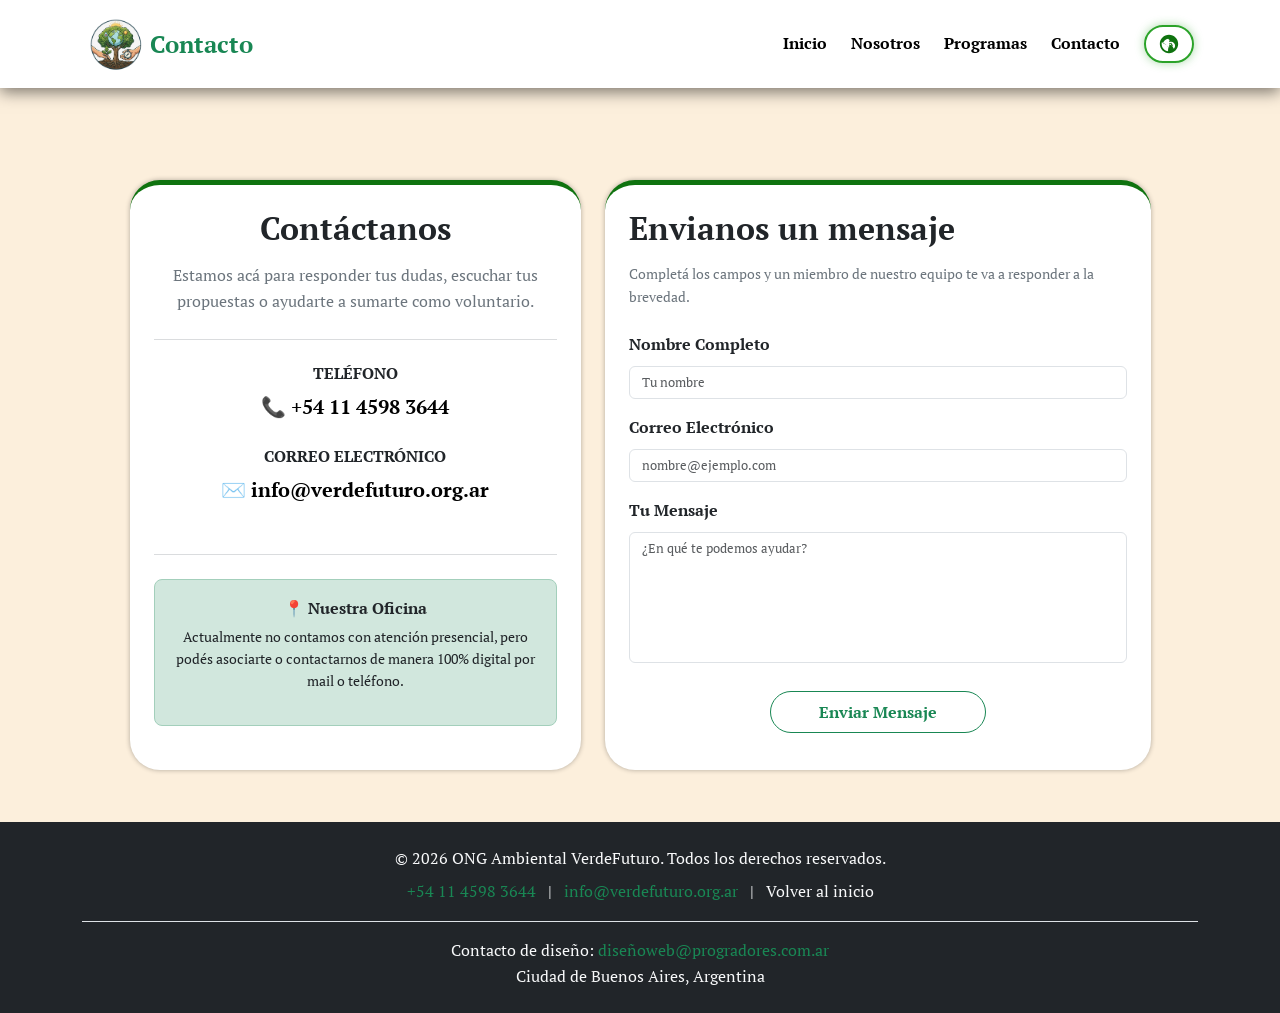
<file: contacto.html>
<!DOCTYPE html>
<html lang="es" data-bs-theme="light">
<head>
    <meta charset="UTF-8">
    <meta name="viewport" content="width=device-width, initial-scale=1.0">
    <title>Contacto | VerdeFuturo</title>
    <link rel="preconnect" href="https://fonts.googleapis.com">
    <link rel="preconnect" href="https://fonts.gstatic.com" crossorigin>
    <link href="https://fonts.googleapis.com/css2?family=Arsenal:ital,wght@0,400;0,700;1,400;1,700&family=Istok+Web:ital,wght@0,400;0,700;1,400;1,700&family=Open+Sans:ital,wght@0,300..800;1,300..800&family=PT+Serif:ital,wght@0,400;0,700;1,400;1,700&display=swap" rel="stylesheet">
    <link href="https://cdn.jsdelivr.net/npm/bootstrap@5.3.3/dist/css/bootstrap.min.css" rel="stylesheet">
    <link rel="stylesheet" href="css/estilos.css">
</head>
<body id="subir-al-inicio">
    <header> 
        <nav class="navbar navbar-expand-lg px-3 container">
            <div class="navbar-brand logo d-flex align-items-center gap-1">
                <a href="index.html"><img src="imagenes/verdefuturo.png" alt="Logotipo de la ONG" class="d-inline-block align-text-top" loading="lazy"></a>
                <h1 id="titulo" class="fs-4 m-0 fw-bold text-success">Contacto</h1>
            </div>
            <button class="navbar-toggler" type="button" data-bs-toggle="collapse" data-bs-target="#menuCelular">
                <span class="navbar-toggler-icon"></span>
            </button>
            <div class="collapse navbar-collapse" id="menuCelular">
                <ul class="navbar-nav ms-auto text-center align-items-center gap-2 fw-semibold">
                    <li class="nav-item"><a class="nav-link" href="index.html">Inicio</a></li>
                    <li class="nav-item"><a class="nav-link" href="nosotros.html">Nosotros</a></li>
                    <li class="nav-item"><a class="nav-link" href="programas.html">Programas</a></li>
                    <li class="nav-item"><a class="nav-link" href="contacto.html">Contacto</a></li>
                    
                    <li class="nav-item ms-2 d-flex align-items-center">
                        <button class="btn rounded-pill d-flex align-items-center justify-content-center btn-modo-ambiental" id="btn-modo-oscuro" type="button" aria-label="Cambiar modo de color">
                            <svg xmlns="http://www.w3.org/2000/svg" width="22" height="22" viewBox="0 0 24 24">
                                <path d="M12 2C6.48 2 2 6.48 2 12s4.48 10 10 10 10-4.48 10-10S17.52 2 12 2zm-1 17.93c-3.95-.49-7-3.85-7-7.93 0-.62.08-1.21.21-1.79 2.89 1.18 5.43 3.09 7.33 5.55-.33.77-.54 1.62-.54 2.17zm1.18-4.11c-1.87-2.11-4.22-3.72-6.88-4.66.86-2.5 3.1-4.33 5.8-4.94.33.64.9 1.17 1.6 1.48-.33.72-.5 1.5-.47 2.29.61-.31 1.29-.49 2.02-.49 2.43 0 4.4 1.97 4.4 4.4 0 1.25-.52 2.38-1.36 3.19-1.46-2.73-3.23-5.06-5.11-6.27zm3.12 1.34c.43-.4.7-1 .7-1.66 0-1.32-1.08-2.4-2.4-2.4-.41 0-.79.11-1.12.29-.02-.46.08-.94.3-1.38.38-.79 1.12-1.33 2.01-1.44-.07.45.02.91.25 1.32.33.61.9 1.05 1.57 1.22-1.31.42-1.31 4.05-1.31 4.05z"/>
                            </svg>
                        </button>
                    </li>
                </ul>
            </div>
        </nav>
    </header>
    <main class="container my-5">
        <div class="row g-4 justify-content-center">
            <section class="col-12 col-md-5 d-flex">
                <div class="estilo-container borde-sup-verde h-100 contenedor-texto justify-content-start">
                    <h2 class="mb-3 titulos">Contáctanos</h2>
                    <p class="text-secondary mb-0">Estamos acá para responder tus dudas, escuchar tus propuestas o ayudarte a sumarte como voluntario.</p>
                    
                    <hr class="text-secondary my-4 w-100">

                    <div class="mb-4">
                        <h3 class="fs-6 sub-contacto mb-2">Teléfono</h3>
                        <a href="tel:+541145983644" class="link-contacto">📞 +54 11 4598 3644</a>
                    </div>

                    <div class="mb-4">
                        <h3 class="fs-6 sub-contacto mb-2">Correo Electrónico</h3>
                        <a href="mailto:info@verdefuturo.org.ar" class="link-contacto">✉️ info@verdefuturo.org.ar</a>
                    </div>

                    <hr class="text-secondary my-4 w-100">

                    <div class="tarjeta-oficina"> 
                        <strong class="d-block mb-1">📍 Nuestra Oficina</strong>
                        <p class="small">Actualmente no contamos con atención presencial, pero podés asociarte o contactarnos de manera 100% digital por mail o teléfono.</p>
                    </div>
                </div>
            </section>
            <div class="col-12 col-md-6">
                <form class="estilo-container borde-sup-verde h-100 d-flex flex-column w-100 p-4">
                    <h2 class="mb-3 titulos">Envianos un mensaje</h2>
                    <p class="text-secondary small mb-4">Completá los campos y un miembro de nuestro equipo te va a responder a la brevedad.</p>

                    <div class="mb-3">
                        <label for="nombreContacto" class="form-label">Nombre Completo</label>
                        <input type="text" class="form-control" id="nombreContacto" placeholder="Tu nombre" required>
                    </div>
                    <div class="mb-3">
                        <label for="emailContacto" class="form-label">Correo Electrónico</label>
                        <input type="email" class="form-control" id="emailContacto" placeholder="nombre@ejemplo.com" required>
                    </div>

                    <div class="mb-3">
                        <label for="mensajeContacto" class="form-label">Tu Mensaje</label>
                        <textarea class="form-control textarea-fijo" id="mensajeContacto" rows="6" placeholder="¿En qué te podemos ayudar?" required></textarea>
                    </div>

                    <div class="flex-grow-1 d-flex align-items-center justify-content-center">
                        <button type="submit" class="btn btn-outline-success rounded-pill fw-bold px-5 py-2">Enviar Mensaje</button>
                    </div>
                </form>
            </div>
        </div>
    </main>
    <footer class="bg-dark text-light py-4 mt-5 text-center">
        <div class="container">
            <p class="mb-2">&copy; 2026 ONG Ambiental VerdeFuturo. Todos los derechos reservados.</p>
            <div class="mb-3">
                <a href="tel:+541145983644" class="text-success text-decoration-none mx-2">+54 11 4598 3644</a> | 
                <a href="mailto:info@verdefuturo.org.ar" class="text-success text-decoration-none mx-2">info@verdefuturo.org.ar</a> | 
                <a href="#subir-al-inicio" class="text-light text-decoration-none mx-2">Volver al inicio</a>
            </div>
            <address class="m-0 border-top pt-3">
                Contacto de diseño: <a href="mailto:diseñoweb@progradores.com.ar" class="text-success text-decoration-none">diseñoweb@progradores.com.ar</a><br>
                Ciudad de Buenos Aires, Argentina
            </address>
        </div>
    </footer>
    <script src="https://cdn.jsdelivr.net/npm/bootstrap@5.3.3/dist/js/bootstrap.bundle.min.js"></script>
    <script src="js/main.js"></script>
</body>
</html>
</file>
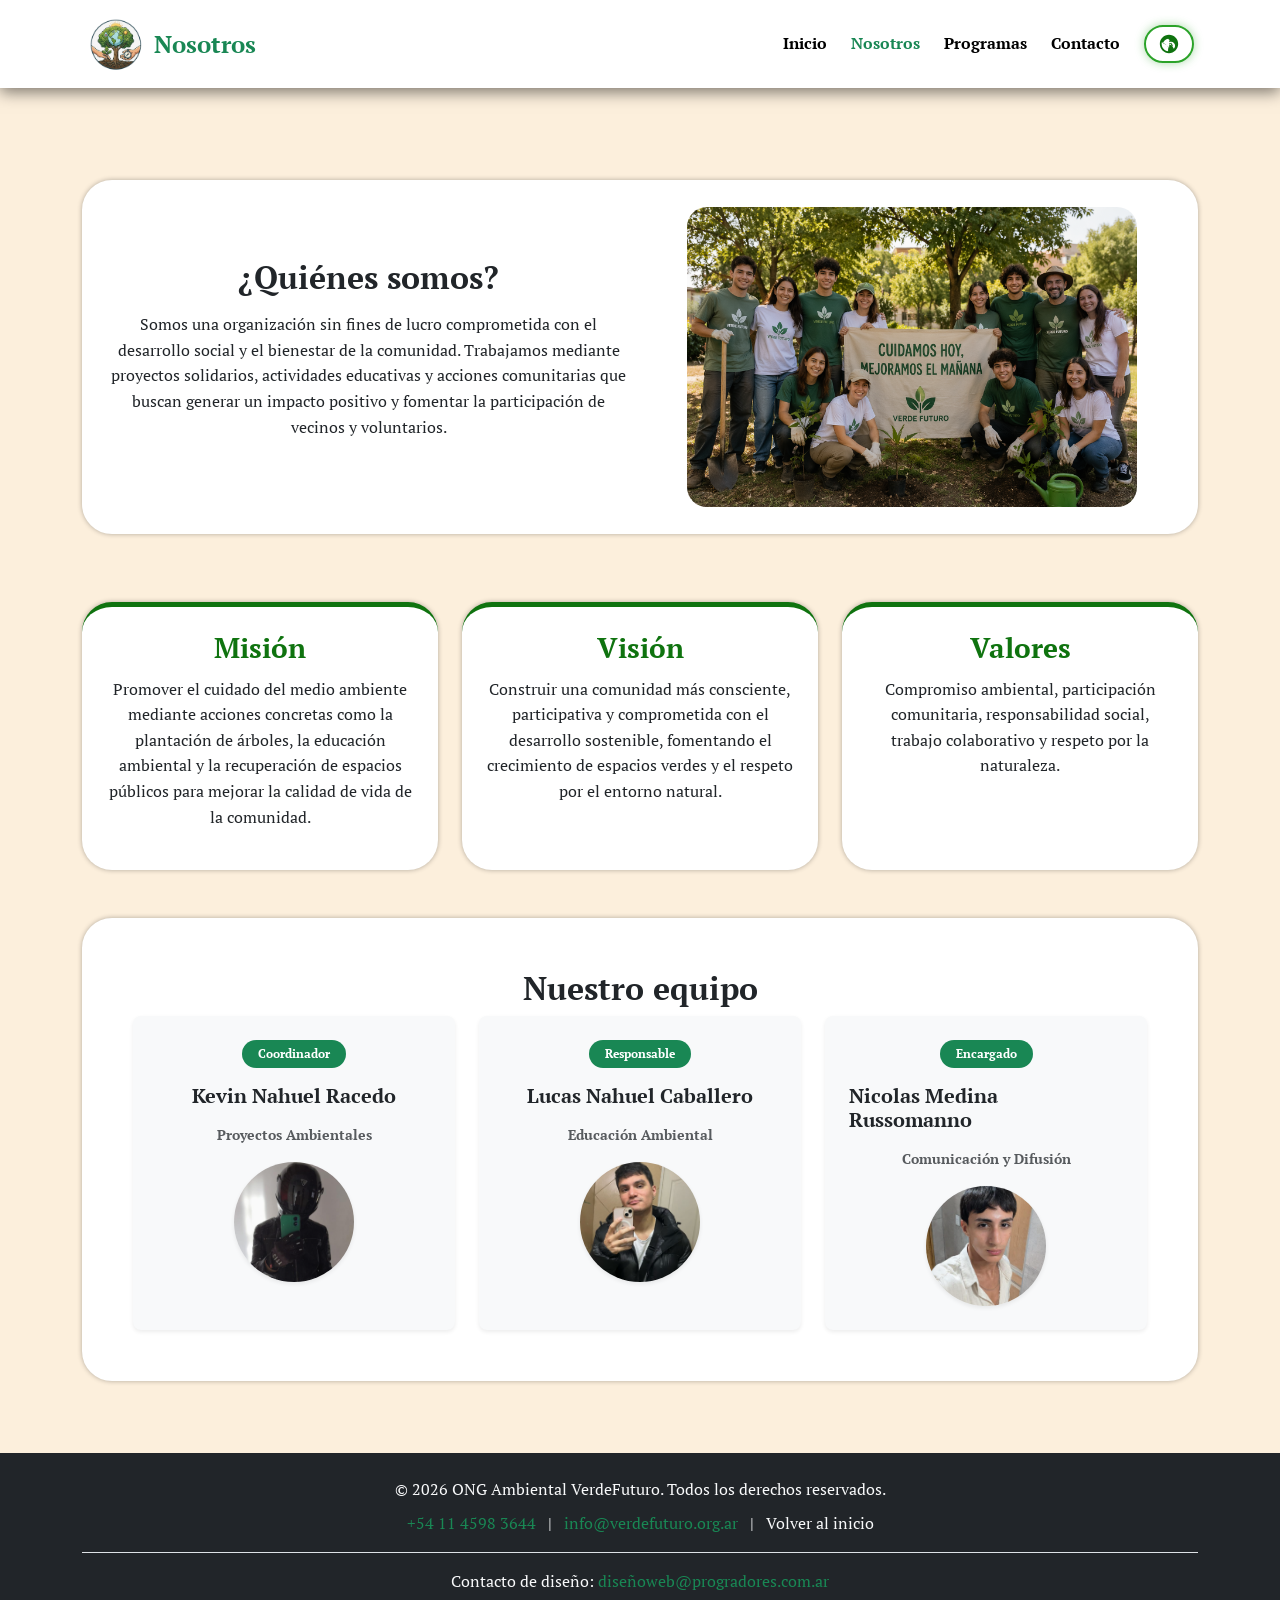
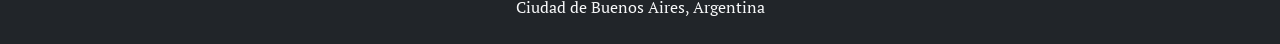
<file: nosotros.html>
<!DOCTYPE html>
<html lang="es" data-bs-theme="light">
<head>
    <meta charset="UTF-8">
    <meta name="viewport" content="width=device-width, initial-scale=1.0">
    <title>Sobre Nosotros | VerdeFuturo</title>
    <link rel="preconnect" href="https://fonts.googleapis.com">
    <link rel="preconnect" href="https://fonts.gstatic.com" crossorigin>
    <link href="https://fonts.googleapis.com/css2?family=Arsenal:ital,wght@0,400;0,700;1,400;1,700&family=Istok+Web:ital,wght@0,400;0,700;1,400;1,700&family=Open+Sans:ital,wght@0,300..800;1,300..800&family=PT+Serif:ital,wght@0,400;0,700;1,400;1,700&display=swap" rel="stylesheet">
    <link href="https://cdn.jsdelivr.net/npm/bootstrap@5.3.3/dist/css/bootstrap.min.css" rel="stylesheet">
    <link rel="stylesheet" href="css/estilos.css">
</head>
<body id="subir-al-inicio">
    <header> 
        <nav class="navbar navbar-expand-lg px-3 container">
            <div class="navbar-brand logo d-flex align-items-center gap-2">
                <a href="index.html">
                    <img src="imagenes/verdefuturo.png" alt="Logotipo de la ONG" class="d-inline-block align-text-top" loading="lazy">
                </a>
                <h1 id="titulo" class="fs-4 m-0 fw-bold text-success">Nosotros</h1>
            </div>
            <button class="navbar-toggler" type="button" data-bs-toggle="collapse" data-bs-target="#menuCelular">
                <span class="navbar-toggler-icon"></span>
            </button>
            <div class="collapse navbar-collapse" id="menuCelular">
                <ul class="navbar-nav ms-auto text-center align-items-center gap-2 fw-semibold">
                    <li class="nav-item"><a class="nav-link" href="index.html">Inicio</a></li>
                    <li class="nav-item"><a class="nav-link active text-success" href="nosotros.html">Nosotros</a></li>
                    <li class="nav-item"><a class="nav-link" href="programas.html">Programas</a></li>
                    <li class="nav-item"><a class="nav-link" href="contacto.html">Contacto</a></li>
                    
                    <li class="nav-item ms-2 d-flex align-items-center">
                        <button class="btn rounded-pill d-flex align-items-center justify-content-center btn-modo-ambiental" id="btn-modo-oscuro" type="button" aria-label="Cambiar modo de color">
                            <svg xmlns="http://www.w3.org/2000/svg" width="22" height="22" viewBox="0 0 24 24">
                                <path d="M12 2C6.48 2 2 6.48 2 12s4.48 10 10 10 10-4.48 10-10S17.52 2 12 2zm-1 17.93c-3.95-.49-7-3.85-7-7.93 0-.62.08-1.21.21-1.79 2.89 1.18 5.43 3.09 7.33 5.55-.33.77-.54 1.62-.54 2.17zm1.18-4.11c-1.87-2.11-4.22-3.72-6.88-4.66.86-2.5 3.1-4.33 5.8-4.94.33.64.9 1.17 1.6 1.48-.33.72-.5 1.5-.47 2.29.61-.31 1.29-.49 2.02-.49 2.43 0 4.4 1.97 4.4 4.4 0 1.25-.52 2.38-1.36 3.19-1.46-2.73-3.23-5.06-5.11-6.27zm3.12 1.34c.43-.4.7-1 .7-1.66 0-1.32-1.08-2.4-2.4-2.4-.41 0-.79.11-1.12.29-.02-.46.08-.94.3-1.38.38-.79 1.12-1.33 2.01-1.44-.07.45.02.91.25 1.32.33.61.9 1.05 1.57 1.22-1.31.42-1.31 4.05-1.31 4.05z"/>
                            </svg>
                        </button>
                    </li>
                </ul>
            </div>
        </nav>
    </header>

    <main class="container my-5">
        
        <section id="quienes-somos" class="estilo-container">
            <div class="row align-items-center">
                <div class="col-12 col-md-6">
                    <h2 class="titulos mb-3 text-center">¿Quiénes somos?</h2>
                    <p class="contenedor-texto">
                        Somos una organización sin fines de lucro comprometida con el desarrollo social y el bienestar de la comunidad.
                        Trabajamos mediante proyectos solidarios, actividades educativas y acciones comunitarias que buscan generar
                        un impacto positivo y fomentar la participación de vecinos y voluntarios.
                    </p>
                </div>
                <div class="col-12 col-md-6 d-flex justify-content-center align-items-center">
                    <img src="imagenes/nosotros.png" alt="Equipo" class="img-nosotros" loading="lazy">
                </div>
            </div>
        </section>

        <div class="my-5">
            <div class="row row-cols-1 row-cols-md-3 g-4">
                
                <article class="col d-flex">
                    <div class="text-center d-flex flex-column justify-content-start estilo-container borde-sup-verde w-100">
                        <h3 id="misión" class="titulo-tarjeta">Misión</h3>
                        <p class="contenedor-texto">
                            Promover el cuidado del medio ambiente mediante acciones concretas como la plantación de árboles,
                            la educación ambiental y la recuperación de espacios públicos para mejorar la calidad de vida de la comunidad.
                        </p>
                    </div>
                </article>

                <article class="col d-flex">
                    <div class="p-4 text-center d-flex flex-column justify-content-start estilo-container borde-sup-verde w-100">
                        <h3 id="visión" class="titulo-tarjeta">Visión</h3>
                        <p class="contenedor-texto">
                            Construir una comunidad más consciente, participativa y comprometida con el desarrollo sostenible,
                            fomentando el crecimiento de espacios verdes y el respeto por el entorno natural.
                        </p>
                    </div>
                </article>

                <article class="col d-flex">
                    <div class="p-4 text-center d-flex flex-column justify-content-start estilo-container borde-sup-verde w-100">
                        <h3 id="valores" class="titulo-tarjeta">Valores</h3>
                        <p class="contenedor-texto">
                            Compromiso ambiental, participación comunitaria, responsabilidad social, trabajo colaborativo y respeto por la naturaleza.
                        </p>
                    </div>
                </article>

            </div>
        </div>

        <section id="equipo" class="p-4 p-md-5 estilo-container">
            <h2 class="titulos text-center">Nuestro equipo</h2>
            
            <div class="row row-cols-1 row-cols-md-3 g-4">
                <div class="col">
                    <div class="p-4 bg-body-tertiary rounded-3 h-100 shadow-sm d-flex flex-column align-items-center">
                        <span class="badge bg-success mb-3 px-3 py-2 rounded-pill">Coordinador</span>
                        <h3 class="fs-5 fw-bold">Kevin Nahuel Racedo</h3>
                        <p class="text-muted small mt-2 fw-semibold mb-3">Proyectos Ambientales</p>
                        <img src="imagenes/nosotros/kevin.png" alt="Foto de Kevin" class="rounded-circle shadow-sm foto-integrante" loading="lazy">
                    </div>
                </div>

                <div class="col">
                    <div class="p-4 bg-body-tertiary rounded-3 h-100 shadow-sm d-flex flex-column align-items-center">
                        <span class="badge bg-success mb-3 px-3 py-2 rounded-pill">Responsable</span>
                        <h3 class="fs-5 fw-bold">Lucas Nahuel Caballero</h3>
                        <p class="text-muted small mt-2 fw-semibold mb-3">Educación Ambiental</p>
                        <img src="imagenes/nosotros/lucas.png" alt="Foto de Lucas" class="rounded-circle shadow-sm foto-integrante" loading="lazy">
                    </div>
                </div>

                <div class="col">
                    <div class="p-4 bg-body-tertiary rounded-3 h-100 shadow-sm d-flex flex-column align-items-center">
                        <span class="badge bg-success mb-3 px-3 py-2 rounded-pill">Encargado</span>
                        <h3 class="fs-5 fw-bold">Nicolas Medina Russomanno</h3>
                        <p class="text-muted small mt-2 fw-semibold mb-3">Comunicación y Difusión</p>
                        <img src="imagenes/nosotros/nico.png" alt="Foto de Nicolas" class="rounded-circle shadow-sm foto-integrante" loading="lazy">
                    </div>
                </div>
            </div>
        </section>
    </main>

    <footer class="bg-dark text-light py-4 mt-5 text-center">
        <div class="container">
            <p class="mb-2">&copy; 2026 ONG Ambiental VerdeFuturo. Todos los derechos reservados.</p>
            <div class="mb-3">
                <a href="tel:+541145983644" class="text-success text-decoration-none mx-2">+54 11 4598 3644</a> | 
                <a href="mailto:info@verdefuturo.org.ar" class="text-success text-decoration-none mx-2">info@verdefuturo.org.ar</a> | 
                <a href="#subir-al-inicio" class="text-light text-decoration-none mx-2">Volver al inicio</a>
            </div>
            <address class="m-0 border-top pt-3">
                Contacto de diseño: <a href="mailto:diseñoweb@progradores.com.ar" class="text-success text-decoration-none">diseñoweb@progradores.com.ar</a><br>
                Ciudad de Buenos Aires, Argentina
            </address>
        </div>
    </footer>

    <script src="https://cdn.jsdelivr.net/npm/bootstrap@5.3.3/dist/js/bootstrap.bundle.min.js"></script>
    <script src="js/main.js"></script>
</body>
</html>
</file>
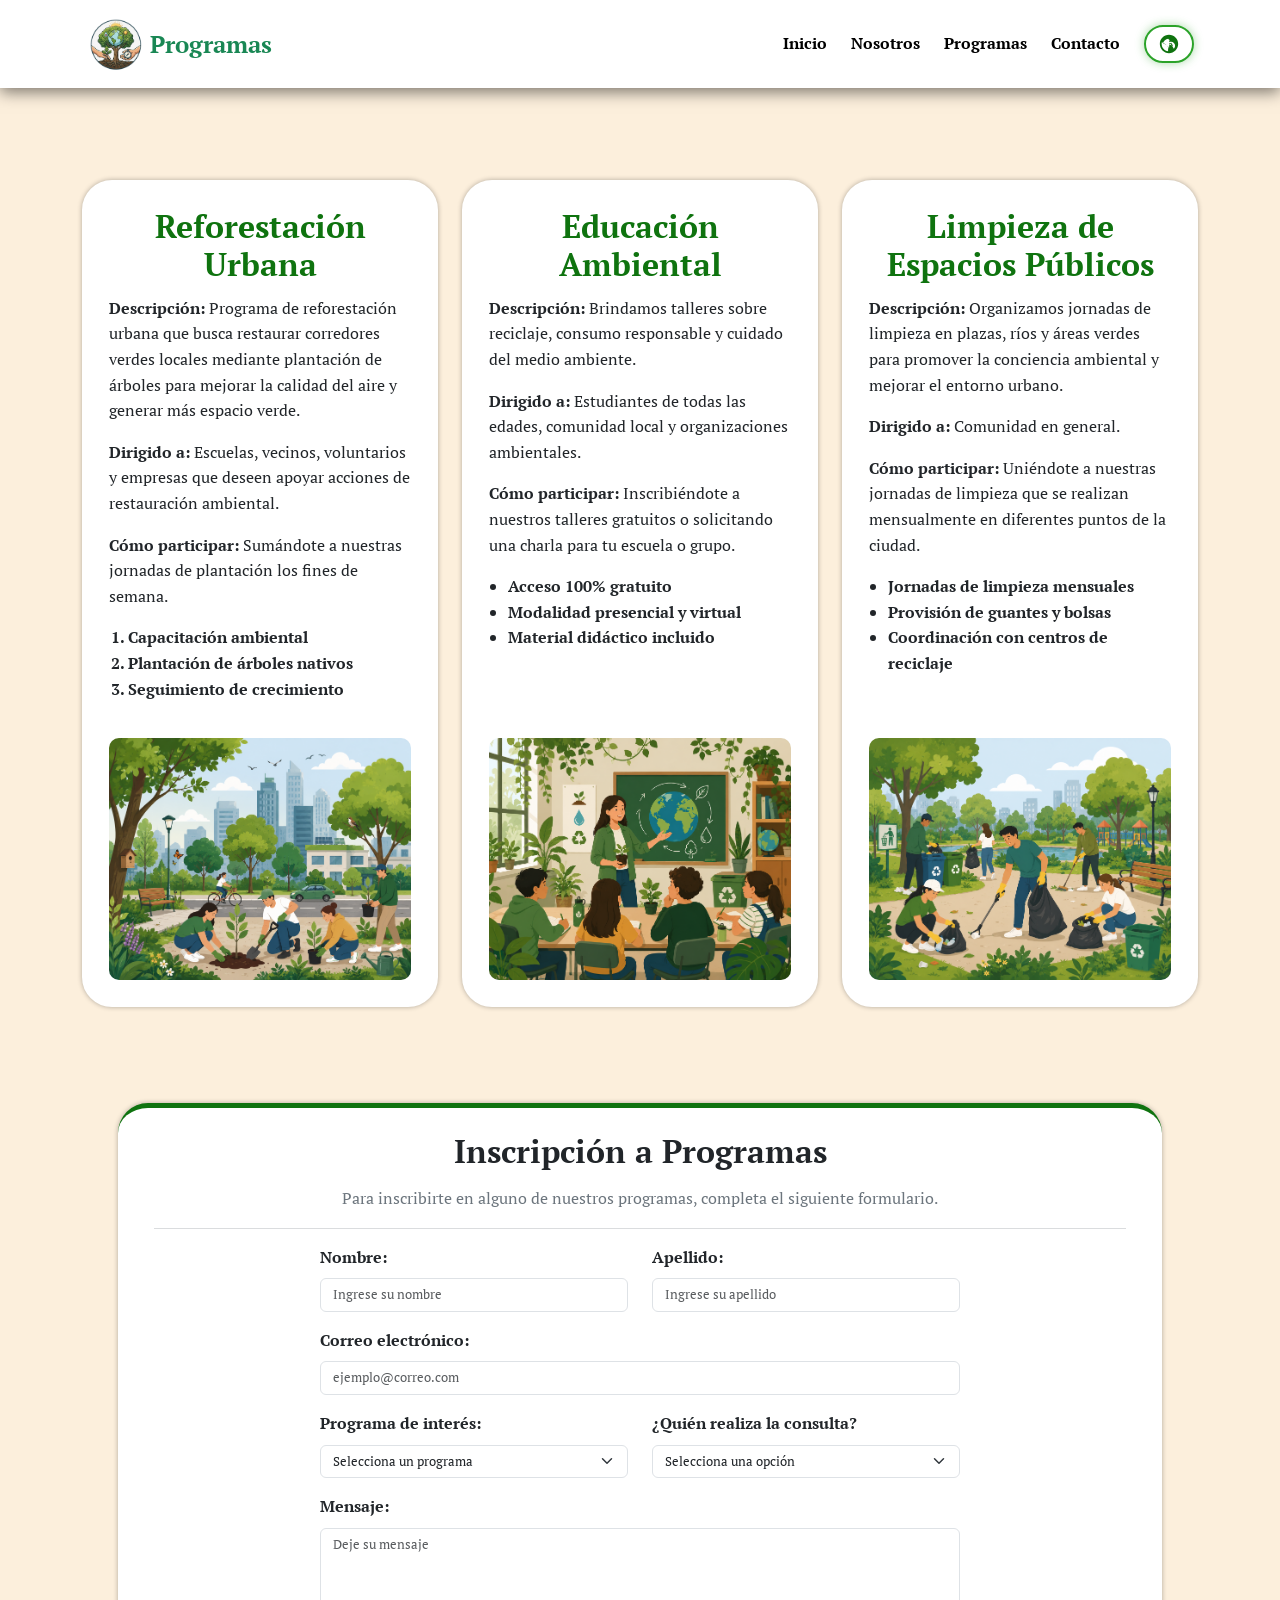
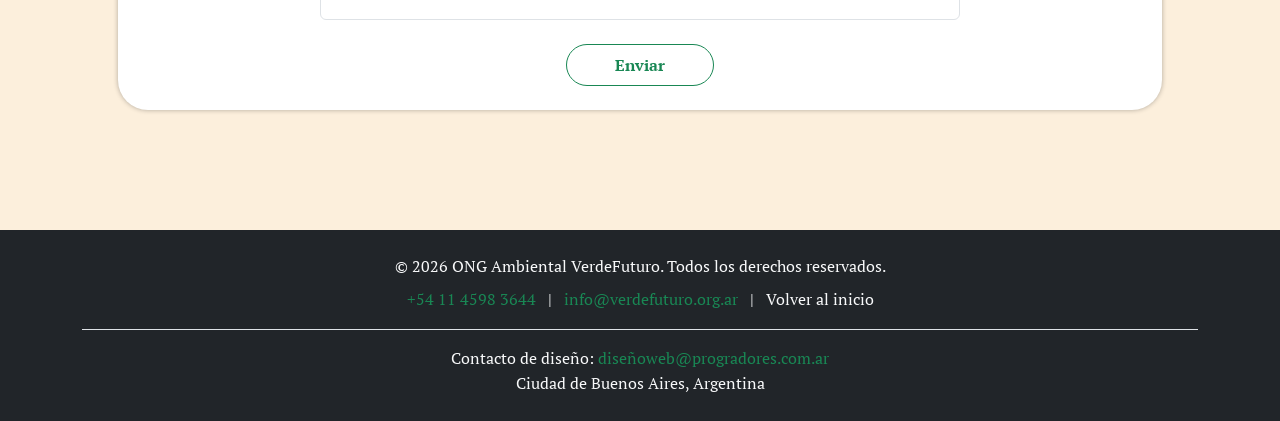
<file: programas.html>
<!DOCTYPE html>
<html lang="es" data-bs-theme="light">
<head>
    <meta charset="UTF-8">
    <meta name="viewport" content="width=device-width, initial-scale=1.0">
    <title>Programas | VerdeFuturo</title>
    <link rel="preconnect" href="https://fonts.googleapis.com">
    <link rel="preconnect" href="https://fonts.gstatic.com" crossorigin>
    <link href="https://fonts.googleapis.com/css2?family=Arsenal:ital,wght@0,400;0,700;1,400;1,700&family=Istok+Web:ital,wght@0,400;0,700;1,400;1,700&family=Open+Sans:ital,wght@0,300..800;1,300..800&family=PT+Serif:ital,wght@0,400;0,700;1,400;1,700&display=swap" rel="stylesheet">
    <link href="https://cdn.jsdelivr.net/npm/bootstrap@5.3.3/dist/css/bootstrap.min.css" rel="stylesheet">
    <link rel="stylesheet" href="css/estilos.css">
</head>
<body id="subir-al-inicio">
    <header> 
        <nav class="navbar navbar-expand-lg px-3 container">
            <div class="navbar-brand logo d-flex align-items-center gap-1">
                <a href="index.html"><img src="imagenes/verdefuturo.png" alt="Logotipo de la ONG" class="d-inline-block align-text-top" loading="lazy"></a>
                <h1 id="titulo" class="fs-4 m-0 fw-bold text-success">Programas</h1>
            </div>
            <button class="navbar-toggler" type="button" data-bs-toggle="collapse" data-bs-target="#menuCelular">
                <span class="navbar-toggler-icon"></span>
            </button>
            <div class="collapse navbar-collapse" id="menuCelular">
                <ul class="navbar-nav ms-auto text-center align-items-center gap-2 fw-semibold">
                    <li class="nav-item"><a class="nav-link" href="index.html">Inicio</a></li>
                    <li class="nav-item"><a class="nav-link" href="nosotros.html">Nosotros</a></li>
                    <li class="nav-item"><a class="nav-link" href="programas.html">Programas</a></li>
                    <li class="nav-item"><a class="nav-link" href="contacto.html">Contacto</a></li>
                    
                    <li class="nav-item ms-2 d-flex align-items-center">
                        <button class="btn rounded-pill d-flex align-items-center justify-content-center btn-modo-ambiental" id="btn-modo-oscuro" type="button" aria-label="Cambiar modo de color">
                            <svg xmlns="http://www.w3.org/2000/svg" width="22" height="22" viewBox="0 0 24 24">
                                <path d="M12 2C6.48 2 2 6.48 2 12s4.48 10 10 10 10-4.48 10-10S17.52 2 12 2zm-1 17.93c-3.95-.49-7-3.85-7-7.93 0-.62.08-1.21.21-1.79 2.89 1.18 5.43 3.09 7.33 5.55-.33.77-.54 1.62-.54 2.17zm1.18-4.11c-1.87-2.11-4.22-3.72-6.88-4.66.86-2.5 3.1-4.33 5.8-4.94.33.64.9 1.17 1.6 1.48-.33.72-.5 1.5-.47 2.29.61-.31 1.29-.49 2.02-.49 2.43 0 4.4 1.97 4.4 4.4 0 1.25-.52 2.38-1.36 3.19-1.46-2.73-3.23-5.06-5.11-6.27zm3.12 1.34c.43-.4.7-1 .7-1.66 0-1.32-1.08-2.4-2.4-2.4-.41 0-.79.11-1.12.29-.02-.46.08-.94.3-1.38.38-.79 1.12-1.33 2.01-1.44-.07.45.02.91.25 1.32.33.61.9 1.05 1.57 1.22-1.31.42-1.31 4.05-1.31 4.05z"/>
                            </svg>
                        </button>
                    </li>
                </ul>
            </div>
        </nav>
    </header>

    <main class="container my-5">
        <div class="row row-cols-1 row-cols-md-2 row-cols-lg-3 g-4 mb-5">
            <article class="col d-flex">
                <div class="estilo-container h-100 d-flex flex-column tarjeta">
                    <h2 class="titulo-tarjeta">Reforestación Urbana</h2>
                    <p><strong>Descripción:</strong> Programa de reforestación urbana que busca restaurar corredores verdes locales mediante plantación de árboles para mejorar la calidad del aire y generar más espacio verde.</p>
                    <p><strong>Dirigido a:</strong> Escuelas, vecinos, voluntarios y empresas que deseen apoyar acciones de restauración ambiental.</p>
                    <p><strong>Cómo participar:</strong> Sumándote a nuestras jornadas de plantación los fines de semana.</p>

                    <ol class="lista-tarjeta">
                        <li>Capacitación ambiental</li>
                        <li>Plantación de árboles nativos</li>
                        <li>Seguimiento de crecimiento</li>
                    </ol>
                    <img src="imagenes/reforestacion.png" alt="Personas plantando árboles en un parque" loading="lazy" class="img-tarjeta img-fluid mt-auto">
                </div>
            </article>
            <article class="col d-flex">
                <div class="estilo-container h-100 d-flex flex-column tarjeta">
                    <h2 class="titulo-tarjeta">Educación Ambiental</h2>
                    <p><strong>Descripción:</strong> Brindamos talleres sobre reciclaje, consumo responsable y cuidado del medio ambiente.</p>
                    <p><strong>Dirigido a:</strong> Estudiantes de todas las edades, comunidad local y organizaciones ambientales.</p>
                    <p><strong>Cómo participar:</strong> Inscribiéndote a nuestros talleres gratuitos o solicitando una charla para tu escuela o grupo.</p>

                    <ul class="lista-tarjeta">
                        <li>Acceso 100% gratuito</li>
                        <li>Modalidad presencial y virtual</li>
                        <li>Material didáctico incluido</li>
                    </ul>
                    <img src="imagenes/educacion.png" alt="Niños aprendiendo sobre reciclaje en un taller" loading="lazy" class="img-tarjeta img-fluid mt-auto">
                </div>
            </article>
            <article class="col d-flex">
                <div class="estilo-container h-100 d-flex flex-column tarjeta">
                    <h2 class="titulo-tarjeta">Limpieza de Espacios Públicos</h2>
                    <p><strong>Descripción:</strong> Organizamos jornadas de limpieza en plazas, ríos y áreas verdes para promover la conciencia ambiental y mejorar el entorno urbano.</p>
                    <p><strong>Dirigido a:</strong> Comunidad en general.</p>
                    <p><strong>Cómo participar:</strong> Uniéndote a nuestras jornadas de limpieza que se realizan mensualmente en diferentes puntos de la ciudad.</p>
            
                    <ul class="lista-tarjeta">
                        <li>Jornadas de limpieza mensuales</li>
                        <li>Provisión de guantes y bolsas</li>
                        <li>Coordinación con centros de reciclaje</li>
                    </ul>
                    <img src="imagenes/limpieza.png" alt="Voluntarios recogiendo basura en un parque" loading="lazy" class="img-tarjeta img-fluid mt-auto">
                </div>
            </article>
        </div>
        
        <section id="unete-al-cambio" class="p-5">
            <form class="estilo-container borde-sup-verde row justify-content-center">
                <div class="col-12 text-center">
                    <h2 class="titulos mb-3">Inscripción a Programas</h2>
                    <p class="text-secondary">Para inscribirte en alguno de nuestros programas, completa el siguiente formulario.</p>
                    <hr class="text-secondary">
                </div>
            
                <div class="col-12 col-md-10 col-lg-8">
                    <div class="row">
                        <div class="col-md-6 mb-3">
                            <label for="nombre" class="form-label">Nombre:</label>
                            <input type="text" id="nombre" name="nombre" class="form-control" placeholder="Ingrese su nombre" required>
                        </div>
                        <div class="col-md-6 mb-3">
                            <label for="apellido" class="form-label">Apellido:</label>
                            <input type="text" id="apellido" name="apellido" class="form-control" placeholder="Ingrese su apellido" required>
                        </div>
                    </div>

                    <div class="mb-3">
                        <label for="email" class="form-label">Correo electrónico:</label>
                        <input type="email" id="email" name="email" class="form-control" placeholder="ejemplo@correo.com" required>
                    </div>

                    <div class="row">
                        <div class="col-md-6 mb-3">
                            <label for="programa" class="form-label">Programa de interés:</label>
                            <select id="programa" name="programa" class="form-select" aria-label="Selecciona un programa de interés" required>
                                <option value="" disabled selected>Selecciona un programa</option>
                                <option value="reforestacion">Reforestación Urbana</option>
                                <option value="educacion">Educación Ambiental</option>
                                <option value="limpieza">Limpieza de Espacios Públicos</option>
                            </select>
                        </div>
                        <div class="col-md-6 mb-3">
                            <label for="tipo" class="form-label">¿Quién realiza la consulta?</label>
                            <select id="tipo" name="tipo" class="form-select" aria-label="Selecciona el tipo de perfil que consulta" required>
                                <option value="" disabled selected>Selecciona una opción</option>
                                <option value="estudiante">Estudiante</option>
                                <option value="organizacion">Organización</option>
                                <option value="particular">Particular</option>
                            </select>
                        </div>
                    </div>

                    <div class="mb-4">
                        <label for="mensaje" class="form-label">Mensaje:</label>
                        <textarea id="mensaje" name="mensaje" class="form-control textarea-fijo" placeholder="Deje su mensaje" rows="4"></textarea>
                    </div>

                    <div class="text-center">
                        <button type="submit" class="btn btn-outline-success px-5 py-2 rounded-pill fw-bold">Enviar</button>
                    </div>
                </div>
            </form>
        </section>
    </main>

    <footer class="bg-dark text-light py-4 mt-5 text-center">
        <div class="container">
            <p class="mb-2">&copy; 2026 ONG Ambiental VerdeFuturo. Todos los derechos reservados.</p>
            <div class="mb-3">
                <a href="tel:+541145983644" class="text-success text-decoration-none mx-2">+54 11 4598 3644</a> | 
                <a href="mailto:info@verdefuturo.org.ar" class="text-success text-decoration-none mx-2">info@verdefuturo.org.ar</a> | 
                <a href="#subir-al-inicio" class="text-light text-decoration-none mx-2">Volver al inicio</a>
            </div>
            <address class="m-0 border-top pt-3">
                Contacto de diseño: <a href="mailto:diseñoweb@progradores.com.ar" class="text-success text-decoration-none">diseñoweb@progradores.com.ar</a><br>
                Ciudad de Buenos Aires, Argentina
            </address>
        </div>
    </footer>
    <script src="https://cdn.jsdelivr.net/npm/bootstrap@5.3.3/dist/js/bootstrap.bundle.min.js"></script>
    <script src="js/main.js"></script>
</body>
</html>
</file>
<file: css/estilos.css>
/* VARIABLES */
:root{
    /* Paleta de Colores*/
    --color-primario: rgb(15, 115, 15);
    --color-secundario: #2ba329;
    --color-resaltado-modo-oscuro: rgb(46, 139, 46);

    --color-caja: white;
    --color-texto-oscuro: black;
    /* Sombras y Animaciones */
    --sombra-principal: 0px 4px 15px rgba(0, 0, 0, 0.5);
    --sombra-suave: 0px 0px 5px rgba(0, 0, 0, 0.3);
    --transicion-suave: 0.2s ease-in-out;
    /* Tipografia y Estructura */
    --fuente: "PT Serif", serif;    /* Fuente importada de google fonts*/
    --radio-contenedor: 30px;
    --radio-tarjeta: 10px;
}

/* RESET Y CONFIGURACION GLOBAL */
html {
    scroll-behavior: smooth; /* Hace que toda la página scrollee suave */
}

body{
    font-family: var(--fuente);
    font-size: 16px;
    line-height: 1.6;   /* Separación de renglones */
    margin: 0 auto;     /* Separación del resto de los elementos */
    background-color: rgb(252, 239, 220);
}

/* TRANSICIÓN DE MODO BLANCO A MODO OSCURO */

body, 
.estilo-container, 
.card, 
.bg-body-tertiary, 
h1, h2, h3, p, a, nav {
    transition: background-color 0.4s ease, color 0.4s ease, border-color 0.4s ease;
}

main{
    padding: 1.5rem;
}

/* HEADER Y NAVEGACION */

header{
    position: sticky;   /* Permite que el header se quede fijo en la parte superior al hacer scroll */
    top: 0;             /* Se pega al top de la ventana */
    width: 100%;         /* Ocupa todo el ancho de la ventana */
    font-family: var(--fuente);
    background-color: white;
    z-index: 1; /*Para que quede encima de todo*/
    box-shadow: 0 4px 15px rgba(0, 0, 0, 0.518); /* Sombra */
}

header .logo img{
    transition: var(--transicion-suave);
    cursor: pointer;
    width: 60px;
    height: 60px;
}

header .logo img:hover{
    transform: scale(1.1);
}

header .logo h1{
    margin: 0;
    color: var(--color-primario);
    font-weight: bold;
}

/* FLEXBOX Y POSICIONAMIENTO */
main .menu-presentacion{
    text-align: center;
    background-image: url('../imagenes/portada.png');
    border-radius: 30px;
    box-shadow: 0px 0px 5px rgb(0, 0, 0, 0.7);
    background-size: cover;
    background-repeat: no-repeat;
    background-position: center center;
    width: 100%;
    height: clamp(400px,100vh,800px);
    display: flex;
    flex-direction: column;
    justify-content: center;
    align-items: center;
    margin-bottom: 1.5rem;  /* Separación con que bloque inferior*/
    margin-top: 0 !important;
}  

.menu-texto{
    margin-top: -150px;
}
.menu-texto h2{
    text-shadow: 2px 2px 5px rgba(0, 0, 0, 0.2);
}
.menu-texto p{
    color: rgb(255, 255, 255);
    text-shadow: 2px 2px 5px rgba(0, 0, 0, 1);
}

/* TARJETAS Y BLOQUES SEMANTICOS */
.estilo-container{  /* Bloque genérico*/
    margin-top: 20px;
    box-shadow: var(--sombra-suave);
    border: solid white;
    border-radius: var(--radio-contenedor);
    background-color: var(--color-caja);
    padding: 1.5rem;
}

.borde-sup-verde {
  border: none; /* Borra los bordes generados por .estilo-container */
  border-top: 5px solid var(--color-primario); /* Pone solo un borde superior de color */
}

.contenedor-texto{ /* Bloque genérico de centrado de texto*/
    display: flex;
    flex-direction: column;
    justify-content: center;
    align-items: center;
    text-align: center;
}

.tarjeta {
    flex: 1 1 250px; 
    width: 100%;
    display: flex; 
    flex-direction: column;
}

.titulo-tarjeta {
    text-align: center;
    margin-bottom: 12px;
    color: var(--color-primario);
    font-weight: bold;
}

.contenido-tarjeta {
    font-size: 1rem;
    margin-bottom: 8px;
    line-height: 1.3rem;
}

.lista-tarjeta {
    font-size: 1rem;
    font-weight: 600;
    padding-left: 1.2rem;
}

.tarjeta-oficina {
    padding: 1rem; 
    border-radius: 0.5rem; 
    border: 1px solid; 
    background-color: #d1e7dd; 
    border-color: #a3cfbb;
}

#subir-al-inicio { /* Evita que el menú sticky tape el inicio al usar enlaces # */
    scroll-margin-top: 100px; 
}

/* IMAGENES */
.contenedor-imagen {
  max-width: 250px;
}

.img-tarjeta {
    width: 100%; /* La imagen ocupará todo el ancho del contenedor de la tarjeta */
    height: auto; /* Modifica el alto automaticamente para mantener la proporción */
    object-fit: contain; /* Hace que la imagen llene el contenedor de forma proporcional sin deformarse */
    border-radius: 10px; /* Agrega bordes redondeados a la imagen para que coincida con el estilo de la tarjeta */
}

.img-nosotros {
  width: 100%;
  max-width: 450px;
  height: auto;
  border-radius: 20px;
  object-fit: cover; /* Evita distorsion si cambia de proporción */
  display: block;
}

.foto-integrante {
  width: 120px; /* Tamaño fijado */
  aspect-ratio: 1/1; /* Forza a que sea un cuadrado perfecto para que el circulo no se deforme */
  object-fit: cover; /* Centra la imagen en el circulo */
}

/* COMPONENTES DE FORMULARIOS */
.form-label {
    font-weight: bold;
}

.form-control, .form-select {
    font-size: small;
}

.textarea-fijo {
  resize: none; /* Bloquea la esquina para que el usuario no estire la caja */
  overflow-y: auto; /* Activa el scroll vertical solo cuando el texo se desborde */
}

/* BOOTSTRAP - PERSONALIZACIONES */
.nav-link{
    color: var(--color-texto-oscuro);
    font-weight: bold;
}

.link-contacto {
  text-decoration: none;
  color: var(--color-texto-oscuro);
  font-weight: 600;
  font-size: 1.25rem;
  transition: color 0.15s ease-in-out;
}

.nav-link:hover, a.link-contacto:hover { /*Aplicamos el color verde de la ONG y el subrayado al pasar el mouse */
    color: var(--color-primario);
    text-decoration: underline;
}

.contenedor-resaltado{ /* Se encarga de resaltar la palabras importantes*/
    color: var(--color-primario);
    font-weight: bold;
}

.resaltar{
    color: rgb(6, 138, 6);
    text-shadow: 2px 2px 5px var(--sombra-suave);
}

.sub-contacto {
  font-weight: bold;
  text-transform: uppercase;
}

footer{
    font-size: 1rem;
    color: var(--color-texto-oscuro);
    box-shadow: 0px 0px 5px var(--sombra-suave);
}

.titulos {
  width: 100%;
  font-weight: bold;
  display: inline-block;
}

/* CONFIGURACIÓN BASE DEL BOTÓN AMBIENTAL (MARCO Y SOMBRA VERDE) */
.btn-modo-ambiental {
    background-color: transparent;
    border: 2px solid var(--color-secundario);
    box-shadow: 0 0 10px rgba(43, 163, 41, 0.4);
    transition: all var(--transicion-suave);
    padding: 6px 12px;
}

/* Resplandor verde más intenso al pasar el mouse (hover) o hacer foco */
.btn-modo-ambiental:hover,
.btn-modo-ambiental:focus {
    box-shadow: 0 0 18px rgba(43, 163, 41, 0.9);
    border-color: var(--color-primario);
    background-color: rgba(43, 163, 41, 0.08);
}

/* El ícono se renderiza en el color verde primario en modo claro */
.btn-modo-ambiental svg {
    fill: var(--color-primario);
    transition: fill var(--transicion-suave);
}


/* MODO OSCURO */

/* Modo oscuro del HEADER*/
body.modo-oscuro header{
    background-color: #26292d;
    box-shadow: 0 4px 15px rgba(255, 255, 255, 0.114);
}
body.modo-oscuro .nav-link{
    color: #e2dacb;
}
body.modo-oscuro .nav-link:hover{
    color: var(--color-resaltado-modo-oscuro);
}
body.modo-oscuro h1{
    color: var(--color-resaltado-modo-oscuro);
}

body.modo-oscuro .navbar-toggler-icon {
    filter: invert(1);
}

/* Modo oscuro del CUERPO */
body.modo-oscuro{
    background-color: #121814;
    color: #e2dacb;
}
body.modo-oscuro .estilo-container{
    background-color: #1f2621;
    border-color: #2d3830;
}
body.modo-oscuro .menu-texto h2{
    color: rgba(0, 0, 0, 0.82);
}
body.modo-oscuro .contenedor-resaltado{
    color: var(--color-resaltado-modo-oscuro);
}
body.modo-oscuro .card{
    background-color: #2a312d;
    color: #e2dacb;
}

/* Modo oscuro del Formulario */
body.modo-oscuro .form-control, body.modo-oscuro .form-select{
    background-color: #2a312d;
    color: #e2dacb;
}

body.modo-oscuro .form-control::placeholder{
    color: #e2dacb;
}

/* Modo oscuro Contacto */
body.modo-oscuro a{
    color:#e2dacb;
}

body.modo-oscuro .tarjeta-oficina {
    /* El color verde oscuro personalizado para el contenedor */
    background-color: rgba(25, 135, 84, 0.2);
    border-color: rgba(25, 135, 84, 0.4);
}

/* El texto cambia al color claro */
body.modo-oscuro .tarjeta-oficina .c-black {
    color: #e2dacb;
}

/* Cambios del Botón Ambiental en Modo Oscuro (Ícono Blanco) */
body.modo-oscuro .btn-modo-ambiental svg {
    fill: #ffffff;
}
</file>
